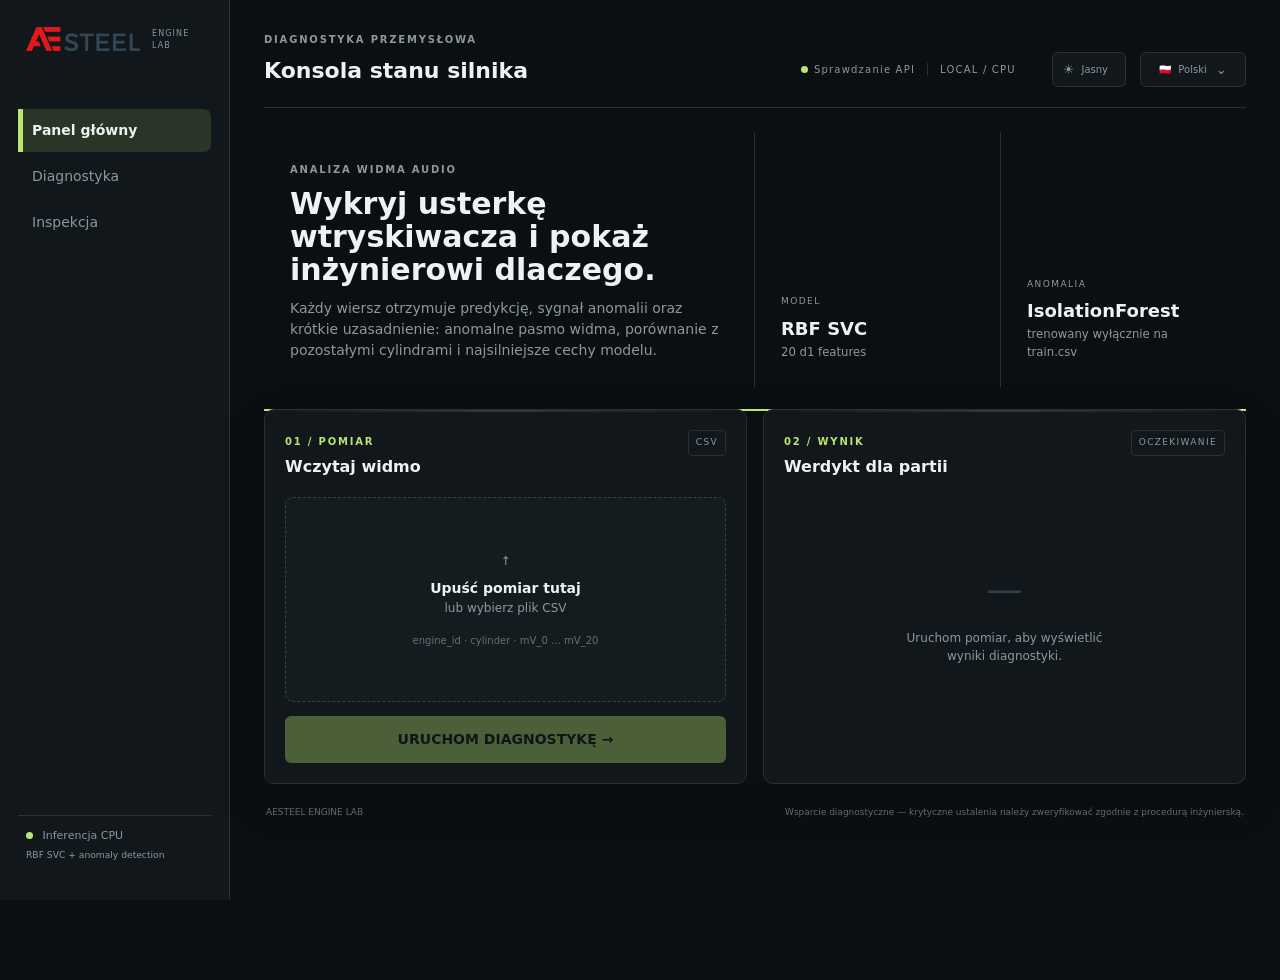
<file: hackathon-main/frontend/index.html>
<!doctype html>
<html lang="pl"><head><meta charset="utf-8"><meta name="viewport" content="width=device-width, initial-scale=1"><meta name="description" content="Aesteel industrial diesel engine diagnostics"><title>Aesteel / Engine Diagnostics</title><script>(function(){try{const t=localStorage.getItem('aesteel-theme');document.documentElement.dataset.theme=t||'dark'}catch(e){document.documentElement.dataset.theme='dark'}})();</script><link rel="stylesheet" href="./styles.css"><link rel="stylesheet" href="./verdict-badges.css"></head>
<body><div class="app-shell"><aside class="sidebar"><div class="brand"><span class="brand-mark">A</span><div><strong>AESTEEL</strong><small>ENGINE LAB</small></div></div><nav aria-label="Primary navigation"><a class="nav-item active" href="#diagnostics" data-i18n="nav.dashboard">Dashboard</a><a class="nav-item" href="#measurement" data-i18n="nav.diagnostics">Diagnostics</a><a class="nav-item" href="#inspection" data-i18n="nav.inspection">Results</a></nav><div class="sidebar-foot"><span class="dot"></span> <span data-i18n="sidebar.cpu">CPU inference</span><br><small>RBF SVC + anomaly detection</small></div></aside>
<main class="main" id="diagnostics"><header class="topbar"><div><span class="eyebrow" data-i18n="header.eyebrow">INDUSTRIAL DIAGNOSTICS</span><h1 data-i18n="header.title">Engine condition console</h1></div><div class="system-status"><span class="status-dot" id="apiDot"></span><span id="apiStatus" data-i18n="status.checking">Checking API</span><span class="divider"></span><span>LOCAL / CPU</span><div class="topbar-controls"><button class="theme-toggle" id="themeToggle" type="button" aria-label="Switch color theme" title="Switch color theme"><span class="theme-icon" id="themeIcon">☀</span><span id="themeLabel">Light</span><div class="language-picker"><button class="language-toggle" id="languageToggle" type="button" aria-haspopup="listbox" aria-expanded="false"><span id="languageFlag" aria-hidden="true">🇵🇱</span><span id="languageLabel">Polski</span><span class="language-chevron">⌄</span></button><div class="language-menu" id="languageMenu" role="listbox"><button type="button" data-lang="pl" role="option"><span class="language-flag" aria-hidden="true">🇵🇱</span><span>Polski</span></button><button type="button" data-lang="en" role="option"><span class="language-flag" aria-hidden="true">🇬🇧</span><span>English</span></button></div></div></div></header>
<section class="hero-grid"><div class="intro"><span class="eyebrow" data-i18n="hero.eyebrow">AUDIO SPECTRUM ANALYSIS</span><h2 data-i18n="hero.title">Detect injector faults and show the engineer why.</h2><p data-i18n="hero.text">Every input row receives a prediction, anomaly signal and a short evidence trail.</p></div><div class="stat"><span>MODEL</span><strong>RBF SVC</strong><small id="modelFeatureCount">20 d1 features</small></div><div class="stat"><span data-i18n="hero.anomalyLabel">ANOMALY</span><strong>IsolationForest</strong><small data-i18n="hero.anomalyText">trained on train.csv only</small></div></section>
<section class="work-grid" id="measurement"><article class="panel upload-panel"><div class="panel-head"><div><span class="eyebrow" data-i18n="measurement.eyebrow">01 / MEASUREMENT</span><h3 data-i18n="measurement.title">Load spectrum</h3></div><span class="chip">CSV</span></div><label class="dropzone" id="dropzone" for="fileInput"><input id="fileInput" type="file" accept=".csv,text/csv" hidden><span class="upload-icon">↑</span><strong data-i18n="measurement.drop">Drop measurement here</strong><span data-i18n="measurement.browse">or browse a CSV file</span><small>engine_id · cylinder · mV_0 … mV_20</small></label><div class="file-row hidden" id="fileRow"><div><strong id="fileName">—</strong><small id="fileSize">—</small></div><button class="ghost" id="removeFile" type="button" data-i18n="common.remove">Remove</button></div><button class="primary" id="runButton" type="button" disabled><span data-i18n="measurement.run">RUN DIAGNOSTICS</span> <span>→</span></button><div class="loading hidden" id="loading"><span class="spinner"></span><div><strong data-i18n="loading.title">ANALYZING MEASUREMENT</strong><small>RBF SVC · anomaly detection</small></div></div><div class="error hidden" id="errorBox"><strong data-i18n="error.title">Analysis failed</strong><span id="errorText" data-i18n="error.default">The measurement could not be processed.</span></div></article>
<article class="panel result-panel"><div class="panel-head"><div><span class="eyebrow" data-i18n="result.eyebrow">02 / RESULT</span><h3 data-i18n="result.title">Batch verdict</h3></div><span class="chip" id="resultChip" data-i18n="result.waiting">WAITING</span></div><div class="result-empty" id="emptyResult"><span>—</span><p data-i18n="result.empty">Run a measurement to populate diagnostic results.</p></div><div class="result-content hidden" id="resultContent"><div class="verdict"><span class="eyebrow" data-i18n="result.rowsAnalyzed">ROWS ANALYZED</span><strong id="rowCount">0</strong><span id="meanConfidence">—</span></div><div class="confidence"><div><span data-i18n="result.meanConfidence">MEAN MODEL CONFIDENCE</span><strong id="confidenceValue">—</strong></div><div class="meter"><i id="confidenceMeter"></i></div></div><dl class="details"><div><dt data-i18n="result.faultClasses">Fault classes</dt><dd id="faultCount">—</dd></div><div><dt data-i18n="result.mostCommon">Most common</dt><dd id="topLabel">—</dd></div><div><dt data-i18n="result.highAnomaly">High anomaly</dt><dd id="highAnomaly">—</dd></div><div><dt data-i18n="result.analysis">Analysis</dt><dd id="timeValue">—</dd></div></dl></div></article></section>
<section class="panel hidden" id="inspection"><div class="panel-head"><div><span class="eyebrow" data-i18n="inspection.eyebrow">03 / INSPECTION</span><h3 data-i18n="inspection.title">Prediction overview</h3></div><span class="muted" id="inspectionMeta">—</span></div><div class="chart-grid"><div class="chart-card"><h4 data-i18n="charts.fault">Fault distribution</h4><div id="labelChart" class="bar-chart"></div></div><div class="chart-card"><h4 data-i18n="charts.severity">Severity distribution</h4><div id="severityChart" class="bar-chart"></div></div><div class="chart-card"><h4 data-i18n="charts.anomaly">Anomaly distribution</h4><div id="anomalyChart" class="bar-chart"></div></div></div><div class="table-tools"><input id="resultFilter" type="search" data-i18n-placeholder="table.filter" placeholder="Filter engine, cylinder or diagnosis…"><select id="confidenceFilter"><option value="0" data-i18n="table.allConfidence">All confidence</option><option value="0.45">≥ 45%</option><option value="0.7">≥ 70%</option><option value="0.85">≥ 85%</option></select><button class="ghost" id="exportButton" type="button" data-i18n="table.export">Export JSON</button><button class="ghost" id="exportCsvButton" type="button">Export CSV</button></div><div class="table-wrap"><table><thead><tr><th>#</th><th data-i18n="table.engine">Engine</th><th data-i18n="table.cylinder">Cyl.</th><th data-i18n="table.diagnosis">Diagnosis</th><th data-i18n="table.severity">Severity</th><th data-i18n="table.confidence">Confidence</th><th data-i18n="table.anomaly">Anomaly</th></tr></thead><tbody id="resultsBody"></tbody></table></div></section>
<section class="panel hidden" id="explanation"><div class="panel-head"><div><span class="eyebrow" data-i18n="why.eyebrow">04 / WHY</span><h3 data-i18n="why.title">Mechanic evidence</h3></div><span class="muted" id="explainTarget" data-i18n="why.select">Select a row</span></div><div class="explain-grid"><div><span class="eyebrow" data-i18n="why.verdict">VERDICT</span><strong class="explain-title" id="explainTitle">—</strong><p id="explainAction" data-i18n="why.click">Click a prediction row to inspect the evidence.</p></div><dl class="details"><div><dt data-i18n="why.band">Anomalous band</dt><dd id="explainBand">—</dd></div><div><dt data-i18n="why.deviation">Peer deviation</dt><dd id="explainDeviation">—</dd></div><div><dt data-i18n="why.anomaly">Anomaly score</dt><dd id="explainAnomaly">—</dd></div><div><dt data-i18n="why.confidence">Confidence</dt><dd id="explainConfidence">—</dd></div></dl></div></section>
<footer><span>AESTEEL ENGINE LAB</span><span data-i18n="footer.text">Diagnostic assistance — verify critical findings with engineering procedure.</span></footer></main></div><script src="./app.js" defer></script><script src="./lang-overrides.js" defer></script><script src="./verdict-badges.js" defer></script><script src="./ui-polish.js" defer></script><script src="./spectrum-chart.js" defer></script></body></html>
</file>
<file: hackathon-main/frontend/styles.css>
:root{--bg:#0b0f12;--panel:#11171b;--panel2:#151c20;--line:#273137;--text:#edf2f3;--muted:#8b999e;--accent:#b8e66e;--danger:#ff6b6b;--warning:#f3c969;--ok:#73d39a;--max:1440px;--shadow:0 18px 45px rgba(0,0,0,.28);--shadow-soft:0 8px 24px rgba(0,0,0,.18)}
html[data-theme="light"]{--bg:#f3f6f5;--panel:#ffffff;--panel2:#edf2f0;--line:#d4ddda;--text:#17201f;--muted:#65716e;--accent:#6b9e2d;--danger:#d94c4c;--warning:#b78316;--ok:#348a5d;--shadow:0 18px 45px rgba(45,65,58,.12);--shadow-soft:0 8px 24px rgba(45,65,58,.08)}
*{box-sizing:border-box}html{scroll-behavior:smooth}body{margin:0;background:var(--bg);color:var(--text);font:14px/1.5 Inter,ui-sans-serif,system-ui,-apple-system,BlinkMacSystemFont,"Segoe UI",sans-serif;transition:background .25s ease,color .25s ease}button,input,select{font:inherit}.app-shell{display:grid;grid-template-columns:230px 1fr;min-height:100vh}.sidebar{position:sticky;top:0;height:100vh;border-right:1px solid var(--line);padding:26px 18px;display:flex;flex-direction:column;background:var(--panel);transition:background .25s ease,border-color .25s ease}.brand{display:flex;align-items:center;gap:10px;margin:0 8px 54px}.brand-mark{display:grid;place-items:center;width:34px;height:34px;border:1px solid var(--accent);color:var(--accent);font-weight:800}.brand strong,.brand small{display:block;letter-spacing:.14em}.brand strong{font-size:12px}.brand small{font-size:8px;color:var(--muted);margin-top:2px}.nav-item{display:block;padding:11px 12px;margin:3px 0;color:var(--muted);text-decoration:none;border-left:2px solid transparent;border-radius:0 7px 7px 0;transition:color .18s ease,background .18s ease,border-color .18s ease,transform .18s ease}.nav-item:hover{color:var(--text);background:color-mix(in srgb,var(--accent) 8%,transparent);border-left-color:color-mix(in srgb,var(--accent) 55%,var(--line));transform:translateX(3px)}.nav-item.active{color:var(--text);background:color-mix(in srgb,var(--accent) 14%,transparent);border-left-color:var(--accent);box-shadow:inset 3px 0 0 var(--accent)}.sidebar-foot{margin-top:auto;color:var(--muted);font-size:11px;padding:12px 8px;border-top:1px solid var(--line)}.sidebar-foot small{display:block;margin-top:4px}.dot,.status-dot{display:inline-block;width:7px;height:7px;border-radius:50%;background:var(--accent);margin-right:6px}.main{width:100%;max-width:var(--max);margin:0 auto;padding:28px 34px 20px}.topbar{display:flex;justify-content:space-between;align-items:flex-end;border-bottom:1px solid var(--line);padding-bottom:20px}.topbar h1{margin:5px 0 0;font-size:22px}.eyebrow{font-size:10px;letter-spacing:.18em;color:var(--muted);font-weight:700}.system-status{display:flex;align-items:center;color:var(--muted);font-size:10px;letter-spacing:.12em}.divider{height:12px;width:1px;background:var(--line);margin:0 12px}.topbar-controls{display:flex;align-items:center;gap:14px;margin-left:30px;padding-left:6px}.theme-toggle,.language-toggle{display:inline-flex;align-items:center;gap:7px;border:1px solid var(--line);background:var(--panel);color:var(--muted);padding:7px 10px;border-radius:6px;cursor:pointer;transition:.18s ease}.theme-toggle:hover,.language-toggle:hover{color:var(--text);border-color:var(--accent);transform:translateY(-1px)}.theme-toggle .theme-icon{font-size:13px}.language-picker{position:relative}.language-toggle{min-width:106px;justify-content:center}.language-chevron{font-size:13px;margin-left:2px;transition:transform .18s ease}.language-toggle[aria-expanded="true"] .language-chevron{transform:rotate(180deg)}.language-menu{position:absolute;right:0;top:calc(100% + 7px);min-width:145px;padding:5px;background:var(--panel);border:1px solid var(--line);border-radius:8px;box-shadow:var(--shadow);opacity:0;visibility:hidden;transform:translateY(-5px);transition:opacity .16s ease,transform .16s ease,visibility .16s ease;z-index:50}.language-menu.open{opacity:1;visibility:visible;transform:translateY(0)}.language-menu button{display:flex;align-items:center;gap:9px;width:100%;border:0;background:transparent;color:var(--muted);padding:9px 10px;border-radius:5px;text-align:left;cursor:pointer}.language-menu button:hover{background:color-mix(in srgb,var(--accent) 10%,transparent);color:var(--text)}.hero-grid{display:grid;grid-template-columns:minmax(0,2fr) 1fr 1fr;gap:1px;background:var(--line);margin:24px 0}.hero-grid>*{background:var(--bg);padding:26px}.intro h2{font-size:30px;line-height:1.1;max-width:650px;margin:8px 0 12px}.intro p{max-width:700px;color:var(--muted);margin:0}.stat{display:flex;flex-direction:column;justify-content:flex-end}.stat span{font-size:9px;letter-spacing:.16em;color:var(--muted)}.stat strong{font-size:18px;margin-top:6px}.stat small{color:var(--muted);margin-top:2px}.work-grid{display:grid;grid-template-columns:1fr 1fr;gap:16px;align-items:stretch}.panel{border:1px solid var(--line);background:var(--panel);padding:20px;border-radius:10px;box-shadow:0 0 0 rgba(0,0,0,0);transition:transform .22s ease,box-shadow .22s ease,border-color .22s ease,background .25s ease}.panel:hover{transform:translateY(-4px);box-shadow:var(--shadow);border-color:color-mix(in srgb,var(--accent) 28%,var(--line))}.work-grid .panel{position:relative;overflow:hidden}.work-grid .panel:before{content:"";position:absolute;inset:0 0 auto;height:2px;background:linear-gradient(90deg,transparent,var(--accent),transparent);opacity:.18;transition:opacity .22s ease}.work-grid .panel:hover:before{opacity:.8}.panel-head{display:flex;justify-content:space-between;align-items:flex-start;margin-bottom:18px}.panel h3{margin:4px 0 0;font-size:16px}.chip{font-size:9px;letter-spacing:.15em;padding:5px 7px;border:1px solid var(--line);color:var(--muted);border-radius:4px}.dropzone{min-height:205px;border:1px dashed #344148;background:var(--panel2);display:flex;flex-direction:column;align-items:center;justify-content:center;cursor:pointer;text-align:center;border-radius:8px;transition:transform .2s ease,background .2s ease,border-color .2s ease,box-shadow .2s ease}.dropzone:hover,.dropzone.dragover{border-color:var(--accent);background:color-mix(in srgb,var(--accent) 7%,var(--panel2));transform:translateY(-2px);box-shadow:var(--shadow-soft)}.upload-icon{font-size:26px;color:var(--accent);margin-bottom:8px}.dropzone strong{font-size:14px}.dropzone span{color:var(--muted);font-size:12px}.dropzone small{color:#647176;font-size:10px;margin-top:16px}.file-row{display:flex;justify-content:space-between;align-items:center;padding:12px;border:1px solid var(--line);margin-top:10px;border-radius:7px}.file-row small{display:block;color:var(--muted);font-size:10px}.ghost{border:1px solid transparent;background:none;color:var(--muted);cursor:pointer;border-radius:6px;padding:7px 9px;transition:.18s ease}.ghost:hover{color:var(--text);border-color:var(--line);background:color-mix(in srgb,var(--accent) 7%,transparent)}.primary{width:100%;margin-top:14px;border:0;background:var(--accent);color:#111;padding:13px;font-weight:800;cursor:pointer;border-radius:6px;transition:transform .18s ease,filter .18s ease,box-shadow .18s ease}.primary:hover:not(:disabled){transform:translateY(-2px);filter:brightness(1.06);box-shadow:0 8px 22px color-mix(in srgb,var(--accent) 25%,transparent)}.primary:disabled{opacity:.35}.loading{display:flex;gap:10px;align-items:center;margin-top:12px;padding:12px;border:1px solid var(--line);color:var(--accent);border-radius:7px}.loading small,.loading strong{display:block}.loading small{color:var(--muted);font-size:10px}.spinner{width:16px;height:16px;border:2px solid #354238;border-top-color:var(--accent);border-radius:50%;animation:spin .8s linear infinite}@keyframes spin{to{transform:rotate(360deg)}}.error{display:flex;flex-direction:column;gap:3px;margin-top:12px;padding:12px;border-left:2px solid var(--danger);background:color-mix(in srgb,var(--danger) 9%,var(--panel));color:var(--danger);border-radius:0 6px 6px 0}.error span{color:var(--muted);font-size:12px}.result-panel{min-height:330px}.result-empty{height:245px;display:grid;place-items:center;text-align:center;color:var(--muted);align-content:center}.result-empty>span{font-size:36px;color:#344047}.result-empty p{max-width:230px;font-size:12px}.verdict{border-bottom:1px solid var(--line);padding-bottom:18px}.verdict strong{display:block;font-size:34px;line-height:1.1;margin:5px 0;text-transform:uppercase}.verdict span:last-child{color:var(--muted);font-size:11px}.confidence{padding:18px 0;border-bottom:1px solid var(--line)}.confidence>div:first-child{display:flex;justify-content:space-between;align-items:center}.confidence span{font-size:9px;letter-spacing:.13em;color:var(--muted)}.confidence strong{font-size:20px}.meter{height:4px;background:#273036;margin-top:10px}.meter i{display:block;height:100%;width:0;background:var(--accent);transition:width .5s ease}.details{display:grid;grid-template-columns:1fr 1fr;gap:12px;margin:18px 0 0}.details div{border-left:1px solid var(--line);padding-left:10px}.details dt{color:var(--muted);font-size:9px;text-transform:uppercase;letter-spacing:.1em}.details dd{margin:3px 0 0;font-weight:700;font-size:12px}.chart-grid{display:grid;grid-template-columns:1fr 1fr 1fr;gap:12px;margin-bottom:16px}.chart-card{background:var(--panel2);border:1px solid var(--line);padding:14px;border-radius:8px;transition:.2s ease}.chart-card:hover{transform:translateY(-3px);box-shadow:var(--shadow-soft);border-color:color-mix(in srgb,var(--accent) 25%,var(--line))}.chart-card h4{margin:0 0 12px;font-size:11px;letter-spacing:.08em;text-transform:uppercase;color:var(--muted)}.bar-chart{display:grid;gap:8px}.chart-row{display:grid;grid-template-columns:100px 1fr 30px;gap:8px;align-items:center}.chart-row>span{font-size:10px;overflow:hidden;text-overflow:ellipsis;white-space:nowrap}.chart-row>b{text-align:right;font-size:10px}.chart-bar{height:8px;background:#252e33;border-radius:8px;overflow:hidden}.chart-bar i{display:block;height:100%;background:var(--accent);border-radius:8px;transition:width .45s ease}.table-tools{display:flex;gap:8px;align-items:center;margin:14px 0}.table-tools input,.table-tools select{flex:1;min-width:130px;background:var(--bg);color:var(--text);border:1px solid var(--line);padding:9px 10px;outline:none;border-radius:6px;transition:border-color .18s ease,box-shadow .18s ease}.table-tools input:focus,.table-tools select:focus{border-color:var(--accent);box-shadow:0 0 0 3px color-mix(in srgb,var(--accent) 12%,transparent)}.table-tools select{max-width:160px}.table-wrap{overflow:auto;border:1px solid var(--line);border-radius:7px}table{width:100%;border-collapse:collapse;min-width:720px}th,td{padding:9px 10px;text-align:left;border-bottom:1px solid var(--line);font-size:11px}th{color:var(--muted);font-size:9px;text-transform:uppercase;letter-spacing:.08em;background:var(--panel2);position:sticky;top:0}tbody tr{transition:background .15s ease,transform .15s ease}tbody tr:hover,tbody tr:focus{background:color-mix(in srgb,var(--accent) 8%,var(--panel2));outline:none;cursor:pointer}.table-label{font-weight:700}.table-empty{text-align:center;color:var(--muted);padding:24px}.insight{margin-top:14px}.feature-list{display:grid;gap:8px}.feature{display:grid;grid-template-columns:170px 1fr 60px;gap:12px;align-items:center}.feature span{font-size:11px;color:var(--muted)}.bar{height:6px;background:#252e33;border-radius:8px;overflow:hidden}.bar i{display:block;height:100%;background:var(--accent);border-radius:8px}.feature b{text-align:right;font-size:10px}.compact{margin-top:12px}.explain-grid{display:grid;grid-template-columns:1.2fr 1fr;gap:20px;margin-bottom:20px}.explain-title{display:block;font-size:25px;margin:7px 0}.explain-grid p{color:var(--muted);max-width:620px}.skeleton{height:24px;background:var(--panel2);border-radius:5px;animation:pulse 1.4s ease-in-out infinite}@keyframes pulse{50%{opacity:.5}}.muted{color:var(--muted);font-size:10px}footer{display:flex;justify-content:space-between;gap:20px;color:#647176;font-size:9px;padding:20px 2px}.hidden{display:none!important}@media(max-width:900px){.app-shell{grid-template-columns:70px 1fr}.sidebar{padding:20px 10px}.brand{margin:0 0 40px;justify-content:center}.brand>div,.nav-item{font-size:0;text-align:center}.nav-item:before{content:'•';font-size:18px}.sidebar-foot{font-size:0}.main{padding:20px}.hero-grid,.work-grid,.chart-grid,.explain-grid{grid-template-columns:1fr}.topbar{flex-wrap:wrap}.system-status{margin-left:auto}.topbar-controls{margin-left:18px;padding-left:0}}@media(max-width:560px){.app-shell{display:block}.sidebar{position:static;height:auto;border-right:0;border-bottom:1px solid var(--line);display:block}.brand{margin:0 0 14px;justify-content:flex-start}.brand>div{display:block}.sidebar nav{display:flex;gap:4px}.nav-item{font-size:10px;padding:7px 9px}.nav-item:before{display:none}.sidebar-foot{display:none}.main{padding:16px}.topbar{align-items:flex-start;gap:15px;flex-direction:column}.system-status{width:100%;flex-wrap:wrap;margin-left:0}.topbar-controls{margin-left:0;padding-left:0}.language-menu{left:0;right:auto}.hero-grid{margin:16px 0}.intro h2{font-size:24px}.hero-grid>*{padding:18px}.feature{grid-template-columns:120px 1fr 42px}.table-tools{flex-wrap:wrap}footer{flex-direction:column}}
.spectrum-section{margin:16px 0;padding:16px;border:1px solid var(--line);border-radius:8px;background:var(--panel2)}.spectrum-section .panel-head{margin-bottom:12px}.spectrum-container{display:flex;justify-content:center;align-items:center;padding:10px;background:var(--bg);border-radius:6px;overflow:hidden}#spectrumChart{max-width:100%;height:auto}
</file>
<file: hackathon-main/frontend/verdict-badges.css>
.verdict-badge {
  display: inline-flex;
  align-items: center;
  width: fit-content;
  padding: 3px 9px;
  border-radius: 6px;
  border: 1px solid transparent;
  font-weight: 700;
  line-height: 1.25;
  white-space: nowrap;
}

.verdict-badge--positive {
  color: var(--ok);
  background: linear-gradient(135deg, rgba(115, 211, 154, 0.16), rgba(115, 211, 154, 0.05));
  border-color: rgba(115, 211, 154, 0.28);
}

.verdict-badge--neutral {
  color: var(--warning);
  background: linear-gradient(135deg, rgba(243, 201, 105, 0.18), rgba(243, 201, 105, 0.05));
  border-color: rgba(243, 201, 105, 0.30);
}

.verdict-badge--negative {
  color: var(--danger);
  background: linear-gradient(135deg, rgba(255, 107, 107, 0.16), rgba(255, 107, 107, 0.05));
  border-color: rgba(255, 107, 107, 0.28);
}

html[data-theme="light"] .verdict-badge--positive {
  background: rgba(52, 138, 93, 0.10);
  border-color: rgba(52, 138, 93, 0.24);
}

html[data-theme="light"] .verdict-badge--neutral {
  background: rgba(183, 131, 22, 0.10);
  border-color: rgba(183, 131, 22, 0.24);
}

html[data-theme="light"] .verdict-badge--negative {
  background: rgba(217, 76, 76, 0.10);
  border-color: rgba(217, 76, 76, 0.24);
}
</file>
